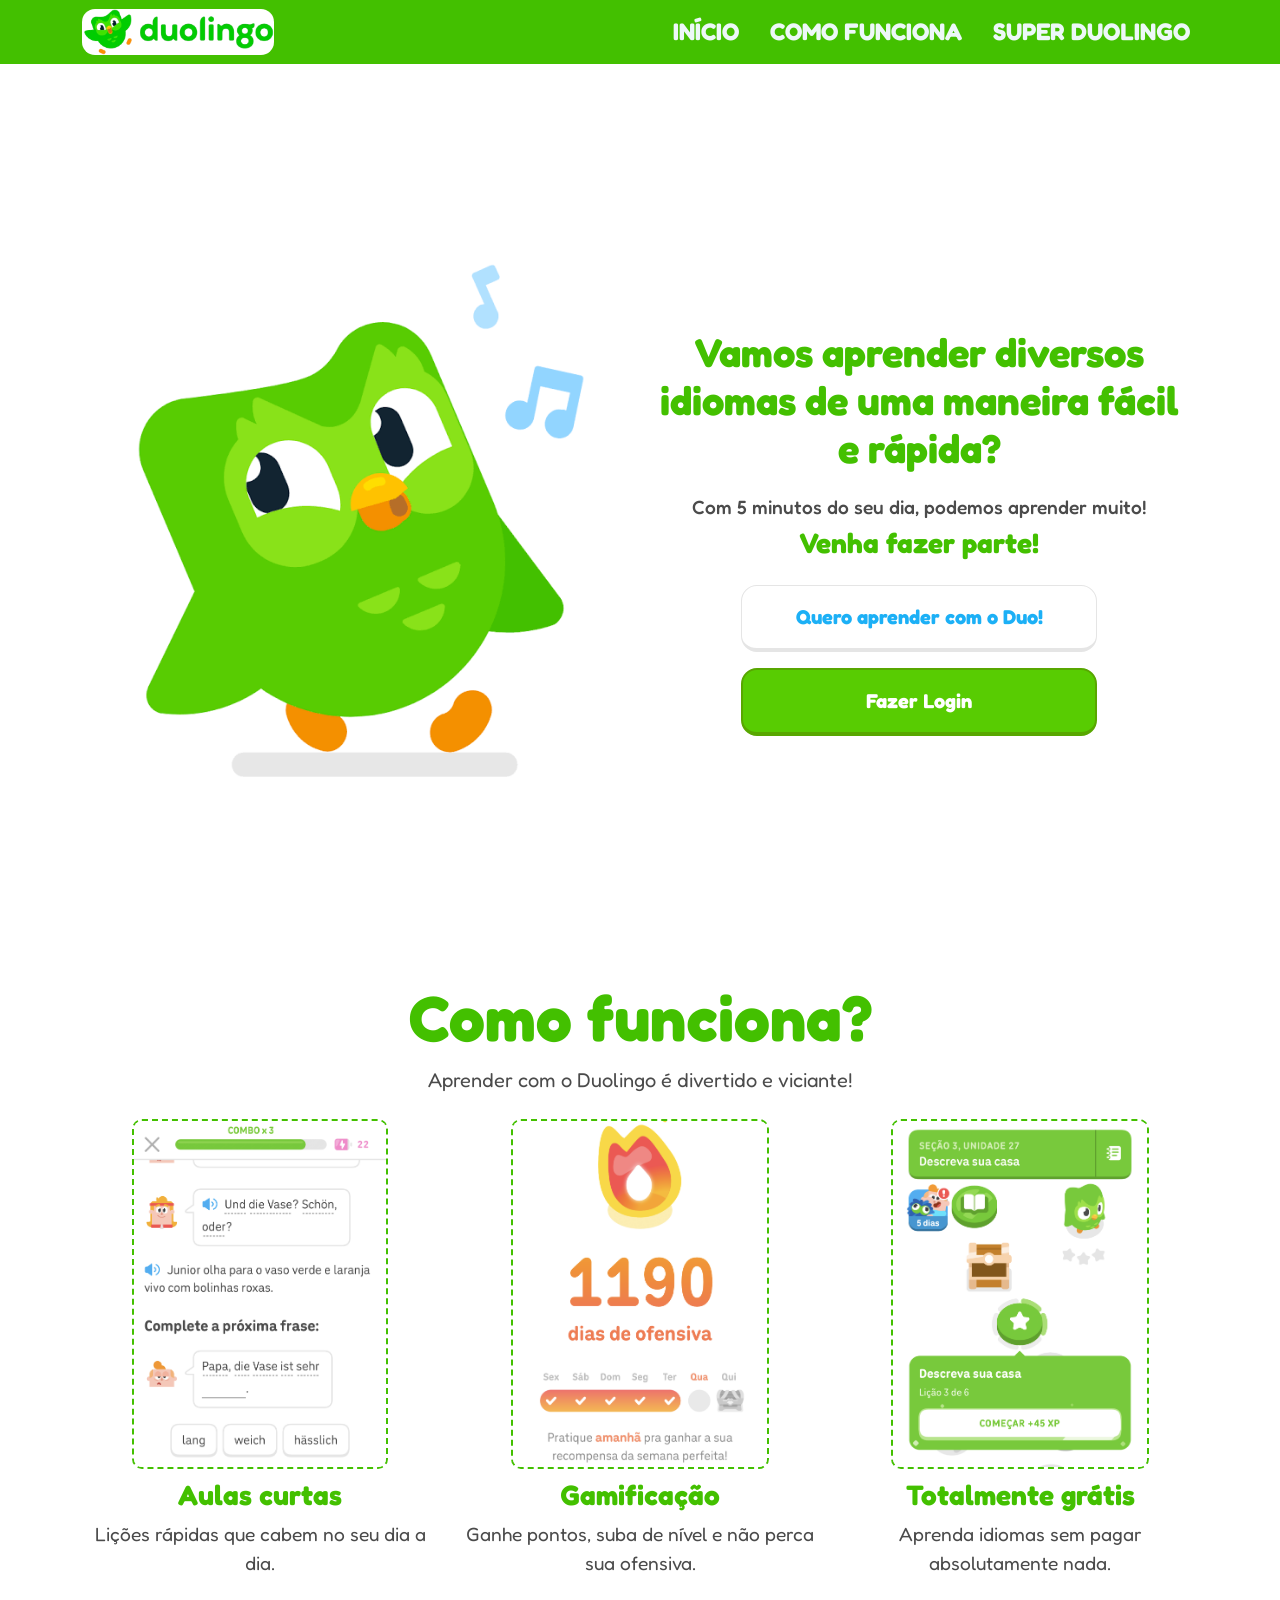
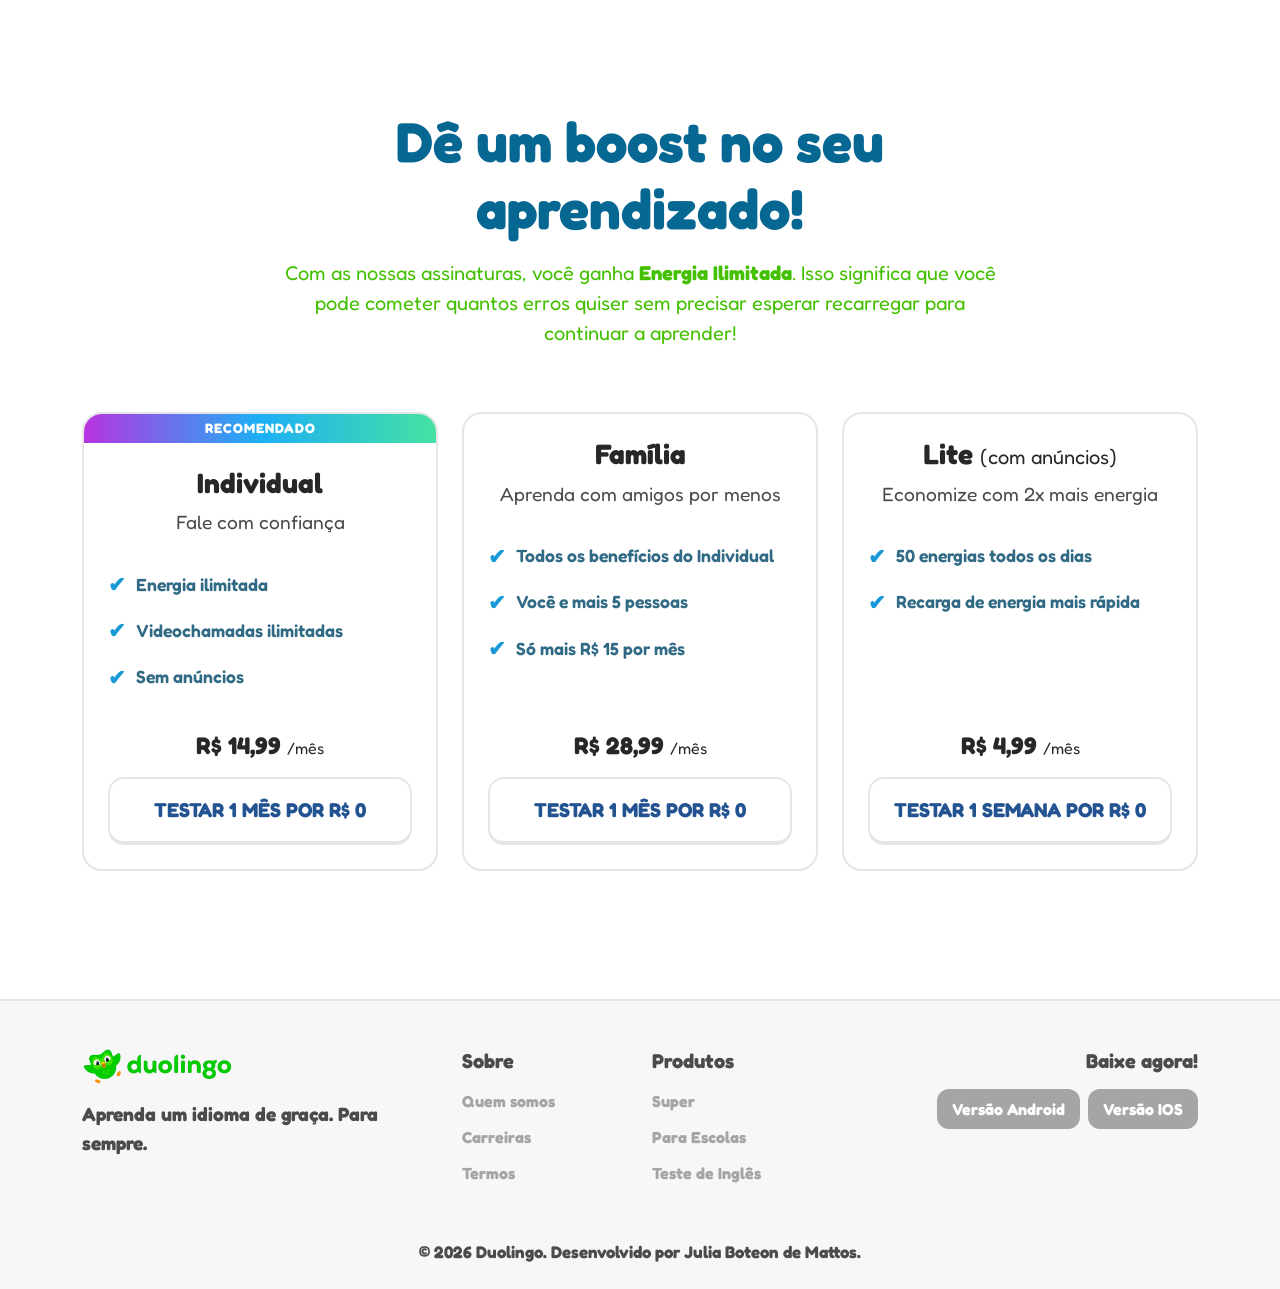
<file: index.html>
<!doctype html>
<html lang="en">
  <head>
    <meta charset="UTF-8" />
    <meta name="viewport" content="width=device-width, initial-scale=1.0" />
    <title>Duolingo</title>
    <link rel="shortcut icon" href="favicon-duo.png?v=2" type="image/png" />
    <link
      href="https://cdn.jsdelivr.net/npm/bootstrap@5.3.8/dist/css/bootstrap.min.css"
      rel="stylesheet"
      integrity="sha384-sRIl4kxILFvY47J16cr9ZwB07vP4J8+LH7qKQnuqkuIAvNWLzeN8tE5YBujZqJLB"
      crossorigin="anonymous"
    />
    <link rel="preconnect" href="https://fonts.googleapis.com" />
    <link rel="preconnect" href="https://fonts.gstatic.com" crossorigin />
    <link
      href="https://fonts.googleapis.com/css2?family=Fredoka:wght@400;600;700&display=swap"
      rel="stylesheet"
    />
    <link rel="stylesheet" href="style.css" />
  </head>
  <body>
    <nav class="navbar navbar-expand-lg fixed-top py-1" id="navbar">
      <div class="container">
        <a href="#" class="navbar-brand mx-auto m-lg-0">
          <img src="./duolingo-navbar.png" alt="Logo duolingo" />
        </a>
        <div class="d-none d-lg-flex" id="menuNavbar">
          <ul class="navbar-nav me-auto mb-2 mb-lg-0 text-center">
            <li class="nav-item">
              <a class="nav-link fw-bold text-uppercase" href="#inicio"
                >Início</a
              >
            </li>
            <li class="nav-item">
              <a class="nav-link fw-bold text-uppercase" href="#como-funciona"
                >Como funciona</a
              >
            </li>
            <li class="nav-item">
              <a
                class="nav-link fw-bold text-uppercase link-super"
                href="#super-duolingo"
                >Super Duolingo</a
              >
            </li>
          </ul>
        </div>
      </div>
    </nav>

    <section id="inicio" class="container sessao-hero">
      <div class="row align-items-center">
        <div class="col-lg-6 text-center">
          <img
            src="./duo-cantando.png"
            alt="Duo assoviando"
            class="img-duo img-fluid"
          />
        </div>
        <div class="col-lg-6 text-center text-lg mb-5 mb-lg-0 mt-4">
          <h1 class="titulo-principal fw-bold mb-4">
            Vamos aprender diversos idiomas de uma maneira fácil e rápida?
          </h1>
          <h2 class="texto-secundario text-center">
            Com 5 minutos do seu dia, podemos aprender muito!
          </h2>
          <h3 class="text-center texto-terciario fw-bold">
            Venha fazer parte!
          </h3>
          <div class="mt-4 d-flex flex-column gap-3 col-12 col-md-8 mx-auto">
            <button
              type="button"
              class="btn btn-lg fw-bold rounded-4 py-3 btn-cadastrar"
            >
              Quero aprender com o Duo!
            </button>
            <button
              type="button"
              class="btn btn-lg fw-bold rounded-4 py-3 btn-login-verde"
            >
              Fazer Login
            </button>
          </div>
        </div>
      </div>
    </section>

    <section id="como-funciona" class="container secao-conteudo">
      <div class="row text-center mb-2">
        <h2 class="titulo-como-funciona fw-bold">Como funciona?</h2>
        <p class="texto-secundario fs-5">
          Aprender com o Duolingo é divertido e viciante!
        </p>
      </div>

      <div class="row text-center imagens justify-content-center g-4">
        <div class="col-lg-4 mb-4 d-flex flex-column">
          <div class="order-3 order-lg-1 mt-4 mt-lg-0">
            <img
              class="img-atividade img-fluid"
              src="./atividade-menor.png"
              alt="atividade-alemão"
            />
          </div>
          <h3 class="texto-terciario fw-bold order-1 order-lg-2">
            Aulas curtas
          </h3>
          <p class="texto-secundario order-2 order-lg-3">
            Lições rápidas que cabem no seu dia a dia.
          </p>
        </div>

        <div class="col-lg-4 mb-4 d-flex flex-column">
          <div class="order-3 order-lg-1 mt-4 mt-lg-0">
            <img
              class="img-ofensiva img-fluid"
              src="./ofensiva-menor.png"
              alt="ofensiva"
            />
          </div>
          <h3 class="texto-terciario fw-bold order-1 order-lg-2">
            Gamificação
          </h3>
          <p class="texto-secundario order-2 order-lg-3">
            Ganhe pontos, suba de nível e não perca sua ofensiva.
          </p>
        </div>

        <div class="col-lg-4 mb-4 d-flex flex-column">
          <div class="order-3 order-lg-1 mt-4 mt-lg-0">
            <img
              class="img-gratis img-fluid"
              src="./gratis-menor.png"
              alt="gratis"
            />
          </div>
          <h3 class="texto-terciario fw-bold order-1 order-lg-2">
            Totalmente grátis
          </h3>
          <p class="texto-secundario order-2 order-lg-3">
            Aprenda idiomas sem pagar absolutamente nada.
          </p>
        </div>
      </div>
    </section>

    <section id="super-duolingo" class="container secao-conteudo">
      <div class="row text-center mb-5 col-lg-8 mx-auto">
        <h2 class="titulo-super fw-bold mb-3">
          Dê um boost no seu aprendizado!
        </h2>
        <p class="texto-terciario fs-5">
          Com as nossas assinaturas, você ganha
          <strong>Energia Ilimitada</strong>. Isso significa que você pode
          cometer quantos erros quiser sem precisar esperar recarregar para
          continuar a aprender!
        </p>
      </div>

      <div class="row justify-content-center g-4">
        <div class="col-lg-4 d-flex">
          <div class="card-plano w-100 d-flex flex-column position-relative">
            <div class="badge-recomendado fw-bold text-white text-center py-1">
              RECOMENDADO
            </div>

            <div class="p-4 d-flex flex-column h-100">
              <h3 class="fw-bold" style="color: #282626">Individual</h3>
              <p class="texto-secundario">Fale com confiança</p>

              <ul class="lista-beneficios mt-3 mb-auto">
                <li>Energia ilimitada</li>
                <li>Videochamadas ilimitadas</li>
                <li>Sem anúncios</li>
              </ul>

              <div class="text-center mt-4">
                <h4 class="fw-bold preco-ano">
                  R$ 14,99 <span class="fs-6 fw-normal">/mês</span>
                </h4>
                <button
                  class="btn btn-lg fw-bold rounded-4 py-3 btn-plano w-100 mt-2"
                >
                  TESTAR 1 MÊS POR R$ 0
                </button>
              </div>
            </div>
          </div>
        </div>

        <div class="col-lg-4 d-flex">
          <div class="card-plano w-100 d-flex flex-column position-relative">
            <div class="p-4 d-flex flex-column h-100">
              <h3 class="fw-bold" style="color: #282626">Família</h3>
              <p class="texto-secundario">Aprenda com amigos por menos</p>

              <ul class="lista-beneficios mt-3 mb-auto">
                <li>Todos os benefícios do Individual</li>
                <li>Você e mais 5 pessoas</li>
                <li>Só mais R$ 15 por mês</li>
              </ul>

              <div class="text-center mt-4">
                <h4 class="fw-bold preco-ano">
                  R$ 28,99 <span class="fs-6 fw-normal">/mês</span>
                </h4>
                <button
                  class="btn btn-lg fw-bold rounded-4 py-3 btn-plano w-100 mt-2"
                >
                  TESTAR 1 MÊS POR R$ 0
                </button>
              </div>
            </div>
          </div>
        </div>

        <div class="col-lg-4 d-flex">
          <div class="card-plano w-100 d-flex flex-column position-relative">
            <div class="p-4 d-flex flex-column h-100">
              <h3 class="fw-bold" style="color: #282626">
                Lite <span class="fs-5 fw-normal">(com anúncios)</span>
              </h3>
              <p class="texto-secundario">Economize com 2x mais energia</p>

              <ul class="lista-beneficios mt-3 mb-auto">
                <li>50 energias todos os dias</li>
                <li>Recarga de energia mais rápida</li>
              </ul>

              <div class="text-center mt-4">
                <h4 class="fw-bold preco-ano">
                  R$ 4,99 <span class="fs-6 fw-normal">/mês</span>
                </h4>
                <button
                  class="btn btn-lg fw-bold rounded-4 py-3 btn-plano w-100 mt-2"
                >
                  TESTAR 1 SEMANA POR R$ 0
                </button>
              </div>
            </div>
          </div>
        </div>
      </div>
    </section>
    <footer class="footer-duo mt-5 pt-5 pb-3">
      <div class="container">
        <div class="row">
          
          <div class="col-lg-4 mb-4 text-center text-lg-start">
            <img src="./duolingo-navbar.png" alt="Duolingo Logo" class="img-fluid mb-3" style="max-width: 150px;">
            <p class="texto-secundario fw-bold">Aprenda um idioma de graça. Para sempre.</p>
          </div>

          <div class="col-lg-2 col-6 mb-4">
            <h5 class="fw-bold mb-3" style="color: #4b4b4b;">Sobre</h5>
            <ul class="list-unstyled">
              <li><a class="link-footer" href="#">Quem somos</a></li>
              <li><a class="link-footer" href="#">Carreiras</a></li>
              <li><a class="link-footer" href="#">Termos</a></li>
            </ul>
          </div>

          <div class="col-lg-2 col-6 mb-4">
            <h5 class="fw-bold mb-3" style="color: #4b4b4b;">Produtos</h5>
            <ul class="list-unstyled">
              <li><a class="link-footer" href="#super-duolingo">Super</a></li>
              <li><a class="link-footer" href="#">Para Escolas</a></li>
              <li><a class="link-footer" href="#">Teste de Inglês</a></li>
            </ul>
          </div>

          <div class="col-lg-4 mb-4 text-center text-lg-end">
            <h5 class="fw-bold mb-3" style="color: #4b4b4b;">Baixe agora!</h5>
            <div class="d-flex justify-content-center justify-content-lg-end gap-2">
              <a href="https://play.google.com/store/apps/details?id=com.duolingo&hl=pt_BR" class="btn-social">Versão Android</a>
              <a href="https://apps.apple.com/br/app/duolingo-aprenda-idiomas/id570060128" class="btn-social">Versão IOS</a>
            </div>
          </div>
        </div>

        <div class="text-center texto-secundario pb-2">
          <small class="fw-bold">&copy; 2026 Duolingo. Desenvolvido por Julia Boteon de Mattos.</small>
        </div>
      </div>
    </footer>

    <script
      src="https://cdn.jsdelivr.net/npm/bootstrap@5.3.8/dist/js/bootstrap.bundle.min.js"
      integrity="sha384-FKyoEForCGlyvwx9Hj09JcYn3nv7wiPVlz7YYwJrWVcXK/BmnVDxM+D2scQbITxI"
      crossorigin="anonymous"
    ></script>
  </body>
</html>
</file>
<file: style.css>
body {
  font-family: "Fredoka", sans-serif;
  font-weight: 400;
  font-style: normal;
  padding-top: 70px;
}
#navbar {
  background-color: #43c000;
}
.navbar-brand img {
  width: 15vw;
  min-width: 140px;
  height: auto;
  background-color: rgb(255, 255, 255);
  border-radius: 13px;
}
.navbar-nav .nav-link {
  color: #edf8f8;
  font-weight: 900;
  font-size: 1.5em;
  margin-left: 15px;
}
.navbar-nav .nav-link:hover {
  color: #6dcaff;
}
#navbar .link-super:hover {
  color: rgb(8, 8, 191);
}
.sessao-hero {
  min-height: 100vh;
  display: flex;
  align-items: center;
}
.sessao-hero .row {
  width: 100%;
  margin-left: 0;
  margin-right: 0;
}
.titulo-principal {
  font-size: 2.5rem;
  color: #43c000;
}
.texto-secundario {
  color: #4b4b4b;
  font-size: 1.2rem;
}
.texto-terciario {
  color: #43c000;
}
.img-duo {
  width: 100%;
  max-width: 450px;
  height: auto;
  margin: 0 auto;
}
.btn-cadastrar {
  color: #1cb0f6;
  border-color: #e5e5e5;
  border-bottom: 4px solid #e5e5e5;
  background-color: #ffffff;
}
.btn-cadastrar:hover {
  background-color: #149ef0;
  color: #ffffff;
}
.btn-login-verde {
  background-color: #58cc02;
  color: #ffffff;
  border: 2px solid #58a700;
  border-bottom: 4px solid #58a700;
}
.btn-login-verde:hover {
  background-color: #46a302;
  color: #ffffff;
}
@media (max-width: 425px) {
  body {
    padding-top: 80px;
  }
  .sessao-hero {
    min-height: calc(100vh - 70px);
  }
  .img-duo {
    min-width: 250px;
  }
  .titulo-principal {
    font-size: 1.8rem;
  }
  .texto-secundario {
    font-size: 1.2rem;
  }
  /* Juntámos as imagens aqui e removemos o "display: block;" repetido */
  .img-ofensiva,
  .img-atividade,
  .img-gratis {
    max-width: 60%;
    margin: 0 auto;
    display: block; 
    max-height: none;
  }
}
.titulo-como-funciona {
  font-size: 4rem;
  color: #43c000;
}

.img-ofensiva,
.img-atividade,
.img-gratis {
  border: 2px dashed #43c000;
  border-radius: 10px;
  margin-bottom: 10px;
  max-height: 350px;
  width: auto;
}
.secao-conteudo {
  padding-top: 10px;
  padding-bottom: 80px;
  scroll-margin-top: 80px;
}

.titulo-super {
  font-size: 3.5rem;
  color: #066793;
}

.card-plano {
  text-align: center;
  border: 2px solid #e5e5e5;
  border-radius: 20px;
  background-color: #ffffff;
  overflow: hidden;
}

.card-plano:hover {
  border-color: #1cb0f6;
}

.badge-recomendado {
  background: linear-gradient(90deg, #b833e1, #1cb0f6, #46e2a2);
  font-size: 0.85rem;
  letter-spacing: 1px;
}

.lista-beneficios {
  list-style: none;
  padding: 0;
  color: #316a85;
}

.lista-beneficios li {
  margin-bottom: 15px;
  font-size: 1.1rem;
  font-weight: 600;
  display: flex;
  align-items: center;
  gap: 10px;
}
.lista-beneficios li::before {
  content: "✔";
  color: #1899d6;
  font-size: 1.3rem;
}
.preco-ano {
  color: #282626;
}
.btn-plano {
  background-color: #ffffff;
  color: #235390;
  border: 2px solid #e5e5e5;
  border-bottom: 4px solid #e5e5e5;
}
.btn-plano:hover {
  background-color: #2a2fbd;
  color: #e1e7ef;
}
.footer-duo {
  background-color: #f7f7f7;
  border-top: 2px solid #e5e5e5;
}
.link-footer {
  text-decoration: none;
  color: #a5a5a5;
  font-weight: 700;
  margin-bottom: 12px;
  display: inline-block;
}
.link-footer:hover {
  color: #1cb0f6;
}
.btn-social {
  text-decoration: none;
  color: #ffffff;
  background-color: #a5a5a5;
  padding: 8px 15px;
  border-radius: 12px;
  font-weight: 700;
}

.btn-social:hover {
  background-color: #43c000;
  color: #ffffff;
}
</file>
